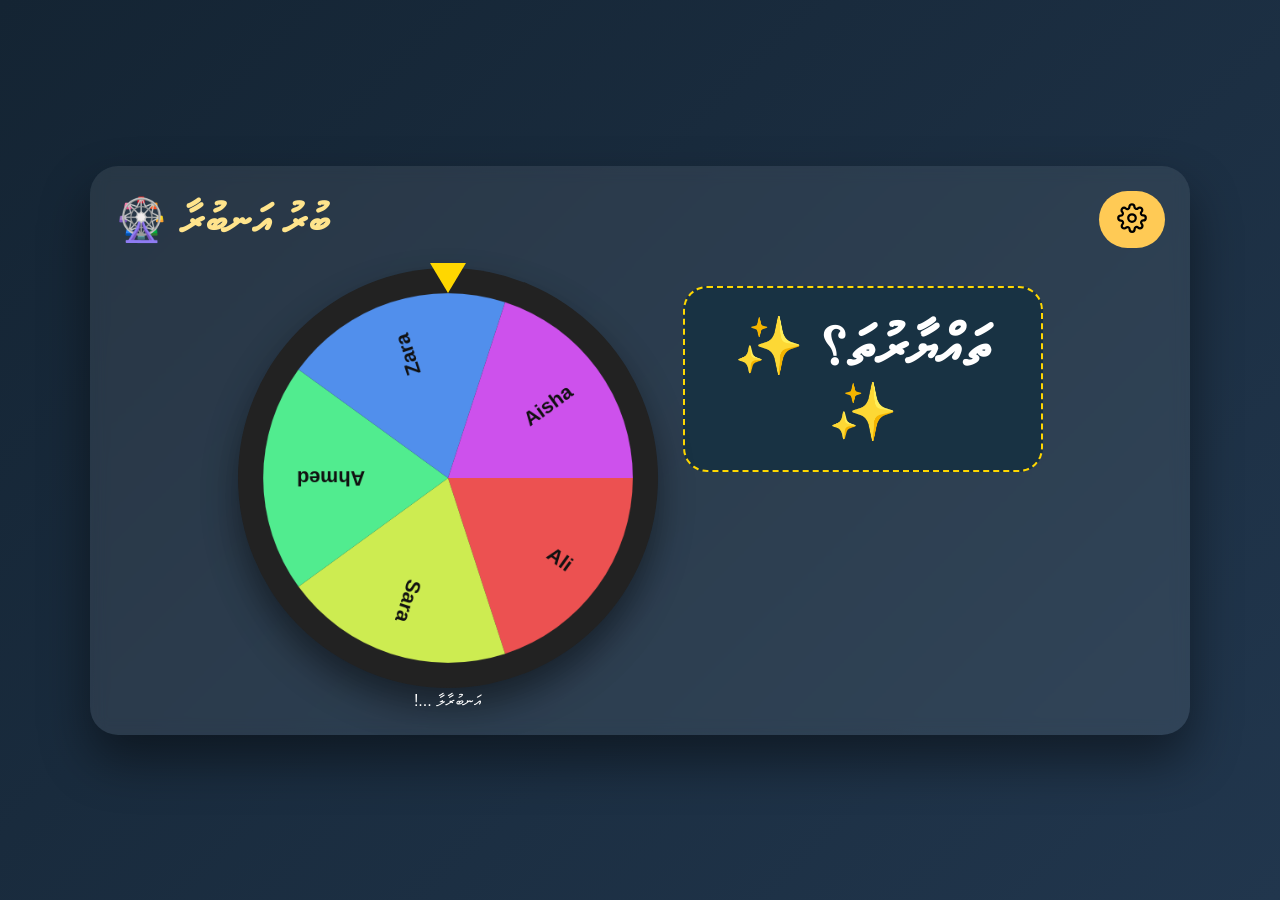
<file: index.html>
<!DOCTYPE html>
<html lang="en">
<head>
<meta charset="UTF-8">
<meta name="viewport" content="width=device-width, initial-scale=1.0">
<title>Advanced Random Name Wheel</title>

<style>
*{margin:0;padding:0;box-sizing:border-box;font-family:Segoe UI,Arial,sans-serif;}
body{background:linear-gradient(135deg,#142433,#21364d);min-height:100vh;display:flex;justify-content:center;align-items:center;overflow-x:hidden;color:#fff;}
.card{width:1100px;max-width:95%;padding:25px;border-radius:28px;background:rgba(255,255,255,.08);backdrop-filter:blur(8px);box-shadow:0 25px 50px rgba(0,0,0,.45);text-align:center;}
.topbar{display:flex;justify-content:space-between;align-items:center;margin-bottom:20px;}
h1{font-size:42px;color:#ffe48c;}
.settings-btn{border:none;background:#ffca55;padding:12px 18px;border-radius:30px;font-weight:700;cursor:pointer;}
.wrapper{display:flex;gap:25px;flex-wrap:wrap;justify-content:center;align-items:flex-start;}

canvas{width:420px;height:420px;border-radius:50%;background:#222;cursor:pointer;box-shadow:0 18px 35px rgba(0,0,0,.45);}

.result{margin-top:18px;padding:25px;min-height:140px;border-radius:24px;font-size:56px;font-weight:900;display:flex;justify-content:center;align-items:center;background:#183243;border:2px dashed gold;}
.celebrate{animation:zoom .6s infinite alternate;background:linear-gradient(135deg,#ffd54f,#ff8a00);color:#132535;text-shadow:0 0 18px #fff;}
@keyframes zoom{from{transform:scale(1)}to{transform:scale(1.08)}}

.panel{width:360px;max-width:100%;}
.settings{display:none;margin-top:15px;padding:18px;border-radius:20px;background:#10202d;}
.settings.show{display:block;}

textarea{width:100%;height:150px;border:none;border-radius:14px;padding:12px;}
.action-row{display:flex;gap:10px;margin-top:12px;}
.action-btn{flex:1;border:none;padding:12px;border-radius:25px;font-weight:700;cursor:pointer;}
.green{background:#35b56a;color:#fff;}
.red{background:#d85b5b;color:#fff;}

.small{margin-top:10px;font-size:14px;color:#ddd;}
.recent{margin-top:12px;max-height:180px;overflow:auto;background:#173040;padding:10px;border-radius:14px;}
.recent-item{padding:8px;margin-bottom:7px;background:#23465e;border-radius:10px;cursor:pointer;}

#choiceButtons{display:none;gap:10px;margin-top:10px;}

.pointer{
position:absolute;
top:-5px;
left:50%;
transform:translateX(-50%);
width:0;height:0;
border-left:18px solid transparent;
border-right:18px solid transparent;
border-top:30px solid gold;
z-index:10;
}

/* celebration */
.confetti-piece{position:fixed;width:12px;height:18px;top:-20px;pointer-events:none;z-index:9999;animation:fall linear forwards;}
@keyframes fall{0%{transform:translateY(0)}100%{transform:translateY(110vh) rotate(720deg);opacity:0}}
.firework{position:fixed;width:10px;height:10px;border-radius:50%;pointer-events:none;z-index:9999;animation:explode .9s ease-out forwards;
box-shadow:0 -40px currentColor,0 40px currentColor,40px 0 currentColor,-40px 0 currentColor;}
@keyframes explode{0%{transform:scale(.1)}100%{transform:scale(1.8);opacity:0}}
.disco-light{position:fixed;inset:0;pointer-events:none;z-index:9998;animation:flash .7s linear 4;}
@keyframes flash{0%{background:rgba(255,0,0,.14)}25%{background:rgba(0,255,255,.14)}50%{background:rgba(255,255,0,.14)}75%{background:rgba(255,0,255,.14)}100%{background:rgba(0,255,0,.14)}}
</style>
</head>

<body>

<div class="card">
<div class="topbar">
<h1>🎡 ބުރު އަނބުރާ</h1>
<button class="settings-btn" id="toggleSettings" aria-label="Settings">
  <svg width="30" height="30" viewBox="0 0 24 24" fill="none"
       stroke="currentColor" stroke-width="1.8"
       stroke-linecap="round" stroke-linejoin="round">
       
    <circle cx="12" cy="12" r="3"></circle>
    
    <path d="M19.4 15a1.65 1.65 0 0 0 .33 1.82l.06.06
             a2 2 0 1 1-2.83 2.83l-.06-.06
             a1.65 1.65 0 0 0-1.82-.33
             1.65 1.65 0 0 0-1 1.51V21
             a2 2 0 1 1-4 0v-.09
             a1.65 1.65 0 0 0-1-1.51
             1.65 1.65 0 0 0-1.82.33l-.06.06
             a2 2 0 1 1-2.83-2.83l.06-.06
             a1.65 1.65 0 0 0 .33-1.82
             1.65 1.65 0 0 0-1.51-1H3
             a2 2 0 1 1 0-4h.09
             a1.65 1.65 0 0 0 1.51-1
             1.65 1.65 0 0 0-.33-1.82l-.06-.06
             a2 2 0 1 1 2.83-2.83l.06.06
             a1.65 1.65 0 0 0 1.82.33h0
             a1.65 1.65 0 0 0 1-1.51V3
             a2 2 0 1 1 4 0v.09
             a1.65 1.65 0 0 0 1 1.51
             1.65 1.65 0 0 0 1.82-.33l.06-.06
             a2 2 0 1 1 2.83 2.83l-.06.06
             a1.65 1.65 0 0 0-.33 1.82v0
             a1.65 1.65 0 0 0 1.51 1H21
             a2 2 0 1 1 0 4h-.09
             a1.65 1.65 0 0 0-1.51 1z">
    </path>
    
  </svg>
</button>
</div>

<div class="wrapper">

<div style="position:relative;">
<div class="pointer"></div>
<canvas id="wheel" width="500" height="500"></canvas>
<div class="Xlarge">!... އަނބުރާލާ </div>
</div>

<div class="panel">
<div id="winner" class="result">✨ ތައްޔާރުތަ؟ ✨</div>

<div id="choiceButtons">
  <button class="action-btn green" id="keepBtn" style="font-size:20px;">
    ނަން ބައިންދާ
  </button>
  
  <button class="action-btn red" id="removeBtn" style="font-size:20px;">
    ނަން އުނިކޮށްލާ
  </button>
</div>
<div class="settings" id="settingsPanel">
<label>Add names</label>
<textarea id="bulkNames"></textarea>

<div class="action-row">
<button class="action-btn green" id="loadBtn">Add</button>
<button class="action-btn red" id="clearBtn">Clear</button>
</div>

<label>Spin Duration <span id="secText">10</span></label>
<input type="range" id="duration" min="5" max="15" value="10">

<div class="recent" id="recentList"></div>
</div>
</div>

</div>
</div>

<script>
const canvas=document.getElementById("wheel");
const ctx=canvas.getContext("2d");
const winnerBox=document.getElementById("winner");

let names=["Ali","Sara","Ahmed","Zara","Aisha"];
let rotation=0,spinning=false,spinDuration=10,currentWinner=null;

function color(i,t){return `hsl(${(360/t)*i},80%,62%)`;}

function drawWheel(){
ctx.clearRect(0,0,500,500);
if(!names.length)return;

const slice=(Math.PI*2)/names.length;

names.forEach((n,i)=>{
const s=i*slice+rotation,e=s+slice;

ctx.beginPath();
ctx.moveTo(250,250);
ctx.arc(250,250,220,s,e);
ctx.fillStyle=color(i,names.length);
ctx.fill();

ctx.save();
ctx.translate(250,250);
ctx.rotate(s+slice/2);
ctx.textAlign="right";
ctx.fillStyle="#111";
ctx.font="bold 24px sans-serif";
ctx.fillText(n,180,8);
ctx.restore();
});
}

function spin(){
if(spinning||!names.length)return;

spinning=true;
currentWinner=null;
choiceButtons.style.display="none";

winnerBox.classList.remove("celebrate");
winnerBox.innerHTML="!...މަޑުކޮށްލާ";

let start=performance.now();
let total=spinDuration*1000;
let totalRotation=Math.PI*20+Math.random()*8;

function frame(now){
let p=Math.min((now-start)/total,1);
let ease=1-Math.pow(1-p,3);

rotation=totalRotation*ease;
drawWheel();

if(p<1)requestAnimationFrame(frame);
else{spinning=false;pickWinner();}
}
requestAnimationFrame(frame);
}

function pickWinner(){
const slice=(Math.PI*2)/names.length;
const pointerAngle=(Math.PI*1.5 - rotation)%(Math.PI*2);
const index=Math.floor(((pointerAngle+Math.PI*2)%(Math.PI*2))/slice);

currentWinner=names[index];

winnerBox.innerHTML="🎉 "+currentWinner+" 🎉";
winnerBox.classList.add("celebrate");

choiceButtons.style.display="flex";
celebrate();
}

function celebrate(){
const disco=document.createElement("div");
disco.className="disco-light";
document.body.appendChild(disco);
setTimeout(()=>disco.remove(),3000);

for(let i=0;i<120;i++){
let c=document.createElement("div");
c.className="confetti-piece";
c.style.left=Math.random()*100+"vw";
c.style.background=`hsl(${Math.random()*360},95%,60%)`;
c.style.animationDuration=(2+Math.random()*3)+"s";
document.body.appendChild(c);
setTimeout(()=>c.remove(),4000);
}

for(let i=0;i<6;i++){
setTimeout(()=>{
let f=document.createElement("div");
f.className="firework";
f.style.left=Math.random()*80+"vw";
f.style.top=Math.random()*60+"vh";
f.style.color=`hsl(${Math.random()*360},100%,60%)`;
document.body.appendChild(f);
setTimeout(()=>f.remove(),1000);
},i*250);
}
}

keepBtn.onclick=()=>choiceButtons.style.display="none";

removeBtn.onclick=()=>{
names=names.filter(n=>n!==currentWinner);
choiceButtons.style.display="none";
drawWheel();
};

toggleSettings.onclick=()=>settingsPanel.classList.toggle("show");

loadBtn.onclick=()=>{
let txt=bulkNames.value.trim();
if(!txt)return;
names=[...new Set(txt.split(/\n|,/).map(x=>x.trim()).filter(Boolean))];
drawWheel();
};

clearBtn.onclick=()=>{names=[];drawWheel();};

duration.oninput=e=>{
spinDuration=e.target.value;
secText.textContent=spinDuration;
};

canvas.onclick=spin;
drawWheel();
</script>

</body>
</html>
</file>
